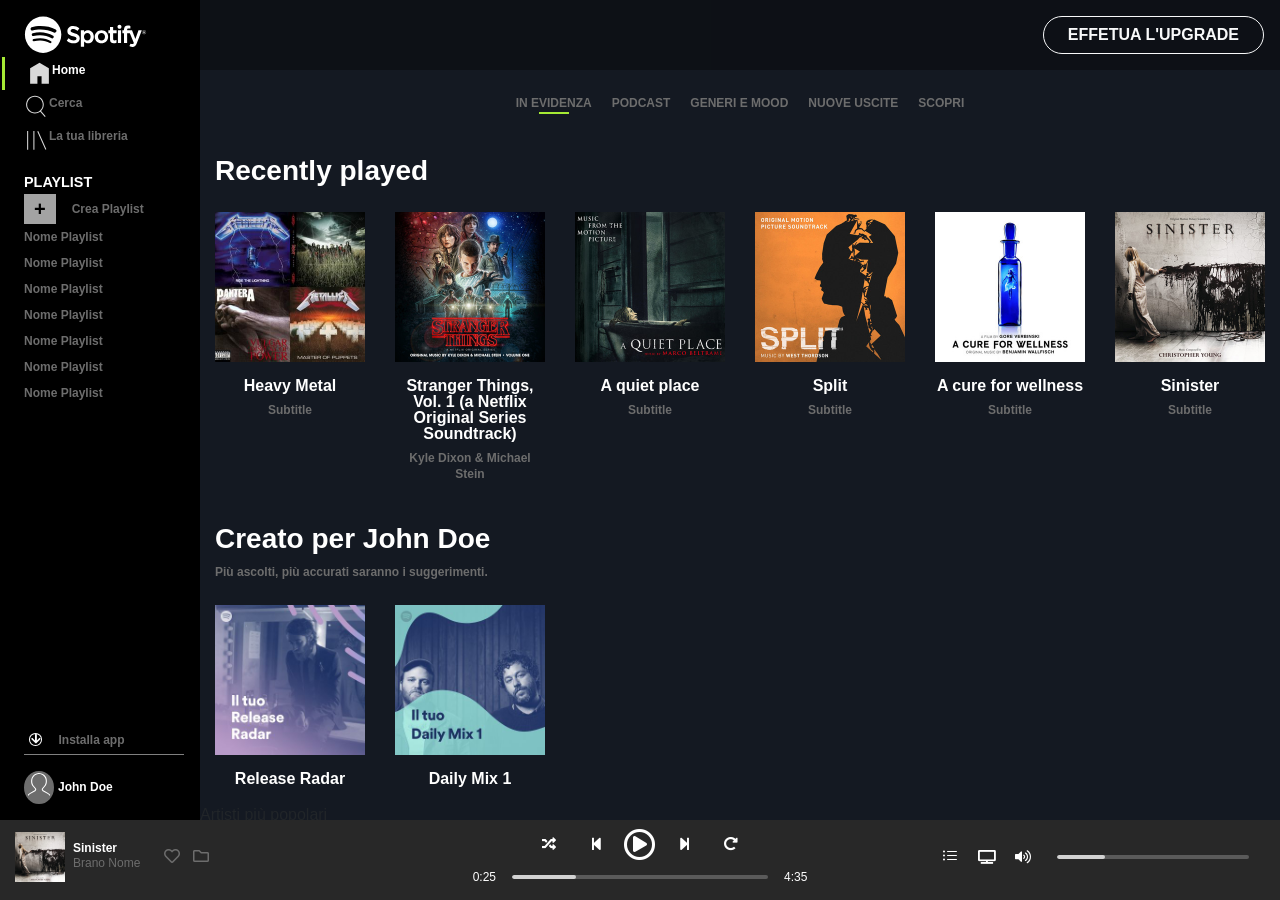
<file: index.html>
<!DOCTYPE html>
<html lang="en">
<head>
    <meta charset="UTF-8">
    <meta http-equiv="X-UA-Compatible" content="IE=edge">
    <meta name="viewport" content="width=device-width, initial-scale=1.0">
    <title>Spotify-web</title>

    <!-- BOOTSTRAP CSS -->
    <link rel="stylesheet" href="https://cdn.jsdelivr.net/npm/bootstrap@4.6.0/dist/css/bootstrap.min.css"
        integrity="sha384-B0vP5xmATw1+K9KRQjQERJvTumQW0nPEzvF6L/Z6nronJ3oUOFUFpCjEUQouq2+l" crossorigin="anonymous">
    <!-- icone bootstrap -->
    <link rel="stylesheet" href="https://cdn.jsdelivr.net/npm/bootstrap-icons@1.4.1/font/bootstrap-icons.css">
    <!-- FONT AWESOM CSS -->
    <link rel="stylesheet" href="https://use.fontawesome.com/releases/v5.1.1/css/all.css" integrity="sha384-O8whS3fhG2OnA5Kas0Y9l3cfpmYjapjI0E4theH4iuMD+pLhbf6JI0jIMfYcK3yZ" crossorigin="anonymous">
    <!-- STYLE CSS -->
    <link rel="stylesheet" href="./assets/css/style.css">
</head>
<body >
  
<!-- Site-main -->
<main id="site_main" class="d-flex">

    <!-- barra superiore fixed -->
    <div class="top_bar d-flex justify-content-end p-3">       
     <a href="#" class="btn btn-outline-light rounded-pill text-uppercase px-4 ">
         effetua l'upgrade
     </a>   
    </div>

    <!-- sidebar -->
    <section class="sidebar d-flex flex-column pt-3 pl-4">
        <!-- sidebar logo -->
        <div class="logo">
            <img src="./assets/img/logo.svg" alt="logo spotify">
            <img src="./assets/img/logo-small.svg" alt="logo_small">
        </div>

        <!-- sidebar main -->
        <div class="nav_main pt-1">
            <ul class="unstile font-weight-bold px-0 text_small">
                <li class="active" >
                    <img src="./assets/img/home.svg" alt="casetta tasto home">
                    <a class="text-white" href="#">Home</a>
                </li>
                <li>
                    <img src="./assets/img/search.svg" alt="casetta tasto home">
                    <a href="#">Cerca</a>
                </li>
                <li>
                    <img src="./assets/img/libreria.svg" alt="casetta tasto home">
                    <a href="#">La tua libreria</a>
                </li>
            </ul>
        </div>

        <!-- sidebar playlist -->
        <div class="playlist text_grey font-weight-bold text_small">
            <span class="text-white text-uppercase font-weight-bold">playlist</span>
            <a class=" add d-flex align-items-center" href="#"> Crea Playlist</a>

            <ul class="unstile px-0">
                <li><a href="#">Nome Playlist</a></li>
                <li><a href="#">Nome Playlist</a></li>
                <li><a href="#">Nome Playlist</a></li>
                <li><a href="#">Nome Playlist</a></li>
                <li><a href="#">Nome Playlist</a></li>
                <li><a href="#">Nome Playlist</a></li>
                <li><a href="#">Nome Playlist</a></li>
            </ul>
        </div>

        <!-- sidebar user profile -->
        <div class="personal text_grey  text_small font-weight-bold d-flex flex-column pr-3 mt-auto">
            <div class="install d-flex align-items-center">
                <i class="fas fa-arrow-down fa-xs fa-fw mr-3"></i>
                <a  href="#">Installa app</a>
            </div>
           <div class="profile py-3 ">
                <img src="./assets/img/profile.svg" alt="avatar profilo utente">
                <a class="text-white font-weight-bold" href="#">John Doe</a>
           </div>

        </div>
    
    </section>
    
    <section class="content bg_mainblue">

    <!-- navbar -->
    <div class="nav d-flex justify-content-center pt-4">
        <ul class="list-unstyled d-flex flex-wrap text-uppercase text_xs font-weight-bold">
            <li class="d-flex flex-column align-items-center"><a href="#">in evidenza</a></li>
            <li><a href="#">podcast</a></li>
            <li><a href="#">generi e mood</a></li>
            <li><a href="#">nuove uscite</a></li>
            <li><a href="#">scopri</a></li>

        </ul>
    </div>

    <!-- sezione recently played -->
    <section id="recently " class="mt-4">
        <div class="container-fluid">
            <h3 class="text-white font-weight-bold">Recently played</h3>
            <div class="row albums row-cols-1 row-cols-sm-2 row-cols-md-4 row-cols-lg-6 mt-4  ">
               
                <div class="col album d-flex flex-column align-items-center ">
                    <div class="copertina_album ">
                        <div class="overlay text-white d-flex justify-content-center align-items-center">
                        <i class="far fa-play-circle fa-2x fa-fw"></i>
                        </div>
                        <img src="./assets/img/metal_lifting.jpg" class="img-fluid" alt="album metal">
                    </div>
                    <div class="album_text font-weight-bold text-center d-flex flex-column my-3">
                        <!-- id per esercizio JavaScript -->
                        <span id="change_title" class="album_title text-white">Heavy Metal</span>
                        <span class="text_grey text_xs mt-2">Subtitle
                        </span>
                    </div>
                </div>
                <div class="col album d-flex flex-column align-items-center ">
                    <div class="copertina_album ">
                        <div class="overlay text-white d-flex justify-content-center align-items-center">
                            <i class="far fa-play-circle fa-2x fa-fw"></i>
                        </div>
                        <img src="./assets/img/stranger.jpeg" class="img-fluid" alt="album stranger things soundtrack">
                    </div>
                    <div class="album_text font-weight-bold text-center d-flex flex-column my-3">
                        <span class="album_title text-white">Stranger Things, Vol. 1 (a Netflix Original Series Soundtrack)</span>
                        <span class="text_grey text_xs mt-2">Kyle Dixon & Michael Stein
                        </span>
                    </div>
                </div>
                <div class="col album d-flex flex-column align-items-center ">
                    <div class="copertina_album ">
                        <div class="overlay text-white d-flex justify-content-center align-items-center">
                            <i class="far fa-play-circle fa-2x fa-fw"></i>
                        </div>
                        <img src="./assets/img/aquietplace.jpeg" class="img-fluid" alt="album a quiet place">
                    </div>
                    <div class="album_text font-weight-bold text-center d-flex flex-column my-3">
                        <span class="album_title text-white">A quiet place</span>
                        <span class="text_grey text_xs mt-2">Subtitle
                        </span>
                    </div>
                </div>
                <div class="col album d-flex flex-column align-items-center ">
                    <div class="copertina_album ">
                        <div class="overlay text-white d-flex justify-content-center align-items-center">
                            <i class="far fa-play-circle fa-2x fa-fw"></i>
                        </div>
                        <img src="./assets/img/split.jpeg" class="img-fluid" alt="album split by western thordson">
                    </div>
                    <div class="album_text font-weight-bold text-center d-flex flex-column my-3">
                        <span class="album_title text-white">Split</span>
                        <span class="text_grey text_xs mt-2">Subtitle
                        </span>
                    </div>
                </div>
                <div class="col album d-flex flex-column align-items-center ">
                    <div class="copertina_album ">
                        <div class="overlay text-white d-flex justify-content-center align-items-center">
                            <i class="far fa-play-circle fa-2x fa-fw"></i>
                        </div>
                        <img src="./assets/img/cure.jpeg" class="img-fluid" alt="album cure for wellnes sfondo bianco con bottiglia blu">
                    </div>
                    <div class="album_text font-weight-bold text-center d-flex flex-column my-3">
                        <span class="album_title text-white">A cure for wellness</span>
                        <span class="text_grey text_xs mt-2">Subtitle
                        </span>
                    </div>
                </div>
                <div class="col album d-flex flex-column align-items-center ">
                    <div class="copertina_album ">
                        <div class="overlay text-white d-flex justify-content-center align-items-center">
                            <i class="far fa-play-circle fa-2x fa-fw"></i>
                        </div>
                        <img src="./assets/img/sinister.jpeg" class="img-fluid" alt="album sinister di christopher young-horror scene">
                    </div>
                    <div class="album_text font-weight-bold text-center d-flex flex-column my-3">
                        <span class="album_title text-white">Sinister</span>
                        <span class="text_grey text_xs mt-2">Subtitle
                        </span>
                    </div>
                </div>

            </div>
        </div>
    </section>

    <!-- sezione creato per John Doe -->
    <section id="created_for" class="mt-4">
        <div class="container-fluid">
            <h3 class="text-white font-weight-bold">Creato per John Doe</h3>
            <p class="text_grey text_xs font-weight-bold">
                Più ascolti, più accurati saranno i suggerimenti.
            </p>
            <div class="row albums row-cols-1 row-cols-sm-2 row-cols-md-4 row-cols-lg-6 mt-4">
                <div class="col album d-flex flex-column align-items-center ">
                    <div class="copertina_album ">
                        <div class="overlay text-white d-flex justify-content-center align-items-center">
                            <i class="far fa-play-circle fa-2x fa-fw"></i>
                        </div>
                        <img src="./assets/img/radar.jpeg" class="img-fluid" alt="copertina con uomo seduto su un bancone di un camerino">
                    </div>
                    <div class="album_text font-weight-bold text-center d-flex flex-column my-3">
                        <span class="album_title text-white">Release Radar</span>
                    </div>
                </div>
                <div class="col album d-flex flex-column align-items-center ">
                    <div class="copertina_album ">
                        <div class="overlay text-white d-flex justify-content-center align-items-center">
                            <i class="far fa-play-circle fa-2x fa-fw"></i>
                        </div>
                        <img src="./assets/img/mixdaily.jpeg" class="img-fluid"
                            alt="copertina con due persone e una grafica a onde verde">
                    </div>
                    <div class="album_text font-weight-bold text-center d-flex flex-column my-3">
                        <span class="album_title text-white">Daily Mix 1</span>
                    </div>
                </div>
            </div>
        </div>
    </section>

    <!-- sezione artisti popolari -->
    <section id="Popular">
        <div class="container-fluid>
            <h3 class="text-white font-weight-bold">Artisti più popolari</h3>
            <p class="text_grey text_xs font-weight-bold">
                Più ascolti, più accurati saranno i suggerimenti.
            </p>
            
            <div class="row albums row-cols-1 row-cols-sm-2 row-cols-md-4 row-cols-lg-6 mt-4  ">
                <div class="col album d-flex flex-column align-items-center ">
                    <div class="copertina_album ">
                        <div class="overlay text-white d-flex justify-content-center align-items-center rounded-circle">
                            <i class="far fa-play-circle fa-2x fa-fw"></i>
                        </div>
                        <img src="./assets/img/youg.jpeg" class="img-fluid rounded-circle"
                            alt="copertina con motivi geometrici Lana del Ray">
                    </div>
                    <div class="album_text font-weight-bold text-center d-flex flex-column my-3">
                        <span class="album_title text-white">Young & Beautiful</span>
                    </div>
                </div>
                <div class="col album d-flex flex-column align-items-center ">
                    <div class="copertina_album ">
                        <div class="overlay text-white d-flex justify-content-center align-items-center rounded-circle">
                            <i class="far fa-play-circle fa-2x fa-fw"></i>
                        </div>
                        <img src="./assets/img/einaudi.jpeg" class="img-fluid rounded-circle"
                            alt="copertina album einaudi">
                    </div>
                    <div class="album_text font-weight-bold text-center d-flex flex-column my-3">
                        <span class="album_title text-white">Einaudi</span>
                    </div>
                </div>
            </div>
        </div>
    </section>
    </section>
</main>

<!-- /Site-main -->

<!-- Site-footer -->
<footer class="bg_darkgrey">
    <div class="container-fluid h-100 ">
        <div class="row d-flex align-items-center py-2">

            <!-- sezione album in riproduzione -->
            <div class="col-lg-3 col-4">
                <div class="played d-flex align-items-center">
                    <div class="song_played d-flex">
                        <img src="./assets/img/sinister.jpeg" alt="copertina album sinister">
                        <div class="detail d-flex flex-column justify-content-center text_xs ml-2">
                            <span class="text-white font-weight-bold">Sinister</span>
                            <a class="text_grey" href="#">Brano Nome</a>
                        </div>
                    </div>
                    <div class="preferenze ml-4 text-center">
                        <a class="text_grey" href="#"><i class="far fa-heart"></i></a>
                        <a class="text_grey" href="#"><i class="far fa-folder ml-2"></i></a>
                    </div>
                </div>
            </div>

            <!-- sezione player -->
            <div class="col-lg-6 col-4">
                <div class="player d-flex flex-column align-items-center">
                    <div class="commands d-flex justify-content-center align-items-center w-100 text-white">
                        <i class="fas fa-random fa-sm fa-fw "></i>
                        <i class="fas fa-step-backward fa-sm fa-fw"></i>
                        <i class="far fa-play-circle fa-2x fa-fw"></i>
                        <i class="fas fa-step-forward fa-sm fa-fw"></i>
                        <i class="fas fa-redo-alt fa-sm fa-fw"></i>
                    </div>
                    <div class="barra_durata text-white text_xs d-flex align-items-center mt-2">
                        <span>0:25</span>
                        <div class="time_line position-relative">
                            <div class="circle-progress">
                                <i class="fas fa-dot-circle fa-sm fa-fw"></i>
                            </div>
                            <div class="progress mx-3" style="height: 4px;">
                                <div class="progress-bar bg_grey" role="progressbar" aria-valuenow="75" aria-valuemin="0" aria-valuemax="100">
                                </div>
                            </div>
                        </div>
                        <span>4:35</span>
                    </div>
                </div>
            </div>

            <!-- sezione comandi e volume -->
            <div class="col-lg-3 col-4">
                <div class="controls text-white d-flex align-items-center justify-content-end ">
                    <i class="bi bi-list-ul  "></i>
                    <i class="fas fa-tv fa-sm fa-fw"></i>
                    <i class="fas fa-volume-up fa-sm fa-fw"></i>
                    <div class="time_line position-relative">
                        <div class="circle-progress">
                         <i class="fas fa-dot-circle fa-sm fa-fw"></i>
                        </div>
                        <div class="progress mx-3" style="height: 4px;">
                            <div class="progress-bar bg_grey" role="progressbar" aria-valuenow="75" aria-valuemin="0" aria-valuemax="100">
                            </div>
                        </div>
                    </div>
                </div>
            </div>
        </div>
      
      
    </div>
</footer>
<!-- /Site-footer -->

</body>
</html>
</file>
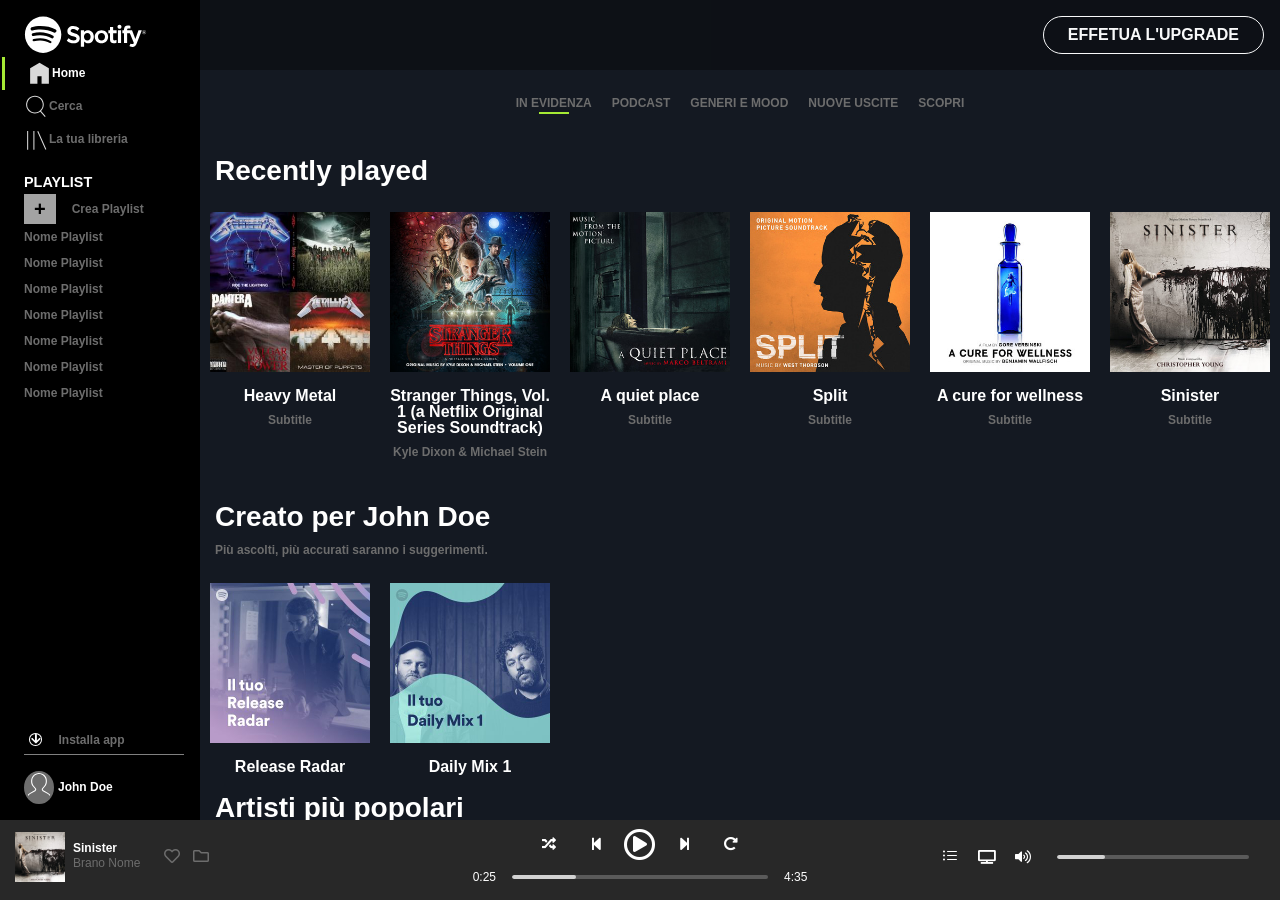
<file: Bonus/index.html>
<!DOCTYPE html>
<html lang="en">
<head>
    <meta charset="UTF-8">
    <meta http-equiv="X-UA-Compatible" content="IE=edge">
    <meta name="viewport" content="width=device-width, initial-scale=1.0">
    <title>Spotify-web</title>

    <!-- BOOTSTRAP CSS -->
    <link rel="stylesheet" href="https://cdn.jsdelivr.net/npm/bootstrap@4.6.0/dist/css/bootstrap.min.css"
        integrity="sha384-B0vP5xmATw1+K9KRQjQERJvTumQW0nPEzvF6L/Z6nronJ3oUOFUFpCjEUQouq2+l" crossorigin="anonymous">
    <!-- icone bootstrap -->
    <link rel="stylesheet" href="https://cdn.jsdelivr.net/npm/bootstrap-icons@1.4.1/font/bootstrap-icons.css">
    <!-- FONT AWESOM CSS -->
    <link rel="stylesheet" href="https://use.fontawesome.com/releases/v5.1.1/css/all.css" integrity="sha384-O8whS3fhG2OnA5Kas0Y9l3cfpmYjapjI0E4theH4iuMD+pLhbf6JI0jIMfYcK3yZ" crossorigin="anonymous">
    <!-- STYLE CSS -->
    <link rel="stylesheet" href="./assets/css/style.css">
</head>
<body >
  
<!-- Site-main -->
<main id="site_main" class="d-flex">

    <!-- barra superiore fixed -->
    <div class="top_bar d-flex justify-content-end p-3">       
     <a href="#" class="btn btn-outline-light rounded-pill text-uppercase px-4 ">
         effetua l'upgrade
     </a>   
    </div>

    <!-- sidebar -->
    <section class="sidebar d-flex flex-column pt-3 pl-4">
        <!-- sidebar logo -->
        <div class="logo">
            <img src="./assets/img/logo.svg" alt="logo spotify">
            <img src="./assets/img/logo-small.svg" alt="logo_small">
        </div>

        <!-- sidebar main -->
        <div class="nav_main pt-1">
            <ul class="unstile font-weight-bold px-0 text_small">
                <li class="active" >
                    <img src="./assets/img/home.svg" alt="casetta tasto home">
                    <a href="#">Home</a>
                </li>
                <li>
                    <img src="./assets/img/search.svg" alt="casetta tasto home">
                    <a href="#">Cerca</a>
                </li>
                <li>
                    <img src="./assets/img/libreria.svg" alt="casetta tasto home">
                    <a href="#">La tua libreria</a>
                </li>
            </ul>
        </div>

        <!-- sidebar playlist -->
        <div class="playlist text_grey font-weight-bold text_small">
            <span class="text-white text-uppercase font-weight-bold">playlist</span>
            <a class=" add d-flex align-items-center" href="#"> Crea Playlist</a>

            <ul class="unstile px-0">
                <li><a href="#">Nome Playlist</a></li>
                <li><a href="#">Nome Playlist</a></li>
                <li><a href="#">Nome Playlist</a></li>
                <li><a href="#">Nome Playlist</a></li>
                <li><a href="#">Nome Playlist</a></li>
                <li><a href="#">Nome Playlist</a></li>
                <li><a href="#">Nome Playlist</a></li>
            </ul>
        </div>

        <!-- sidebar user profile -->
        <div class="personal text_grey  text_small font-weight-bold d-flex flex-column pr-3 mt-auto">
            <div class="install d-flex align-items-center">
                <i class="fas fa-arrow-down fa-xs fa-fw mr-3"></i>
                <a  href="#">Installa app</a>
            </div>
           <div class="profile py-3 ">
                <img src="./assets/img/profile.svg" alt="avatar profilo utente">
                <a class="text-white font-weight-bold" href="#">John Doe</a>
           </div>

        </div>
    
    </section>
    
    <section class="content bg_mainblue">

    <!-- navbar -->
    <div class="nav d-flex justify-content-center pt-4">
        <ul class="list-unstyled d-flex flex-wrap text-uppercase text_xs font-weight-bold">
            <li class="d-flex flex-column align-items-center"><a href="#">in evidenza</a></li>
            <li><a href="#">podcast</a></li>
            <li><a href="#">generi e mood</a></li>
            <li><a href="#">nuove uscite</a></li>
            <li><a href="#">scopri</a></li>

        </ul>
    </div>

    <!-- sezione recently played -->
    <section id="recently " class="mt-4">
        <div class="container-fluid">
            <h3 class="text-white font-weight-bold">Recently played</h3>
            <div class="row albums row-cols-2 row-cols-md-4 row-cols-lg-6 mt-4  ">
               
                <div class="col album d-flex flex-column align-items-center ">
                    <div class="copertina_album ">
                        <div class="overlay text-white d-flex justify-content-center align-items-center">
                        <i class="far fa-play-circle fa-2x fa-fw"></i>
                        </div>
                        <img src="./assets/img/metal_lifting.jpg" class="img-fluid" alt="album metal">
                    </div>
                    <div class="album_text font-weight-bold text-center d-flex flex-column my-3">
                        <span class="album_title text-white">Heavy Metal</span>
                        <span class="text_grey text_xs mt-2">Subtitle
                        </span>
                    </div>
                </div>
                <div class="col album d-flex flex-column align-items-center ">
                    <div class="copertina_album ">
                        <div class="overlay text-white d-flex justify-content-center align-items-center">
                            <i class="far fa-play-circle fa-2x fa-fw"></i>
                        </div>
                        <img src="./assets/img/stranger.jpeg" class="img-fluid" alt="album stranger things soundtrack">
                    </div>
                    <div class="album_text font-weight-bold text-center d-flex flex-column my-3">
                        <span class="album_title text-white">Stranger Things, Vol. 1 (a Netflix Original Series Soundtrack)</span>
                        <span class="text_grey text_xs mt-2">Kyle Dixon & Michael Stein
                        </span>
                    </div>
                </div>
                <div class="col album d-flex flex-column align-items-center ">
                    <div class="copertina_album ">
                        <div class="overlay text-white d-flex justify-content-center align-items-center">
                            <i class="far fa-play-circle fa-2x fa-fw"></i>
                        </div>
                        <img src="./assets/img/aquietplace.jpeg" class="img-fluid" alt="album a quiet place">
                    </div>
                    <div class="album_text font-weight-bold text-center d-flex flex-column my-3">
                        <span class="album_title text-white">A quiet place</span>
                        <span class="text_grey text_xs mt-2">Subtitle
                        </span>
                    </div>
                </div>
                <div class="col album d-flex flex-column align-items-center ">
                    <div class="copertina_album ">
                        <div class="overlay text-white d-flex justify-content-center align-items-center">
                            <i class="far fa-play-circle fa-2x fa-fw"></i>
                        </div>
                        <img src="./assets/img/split.jpeg" class="img-fluid" alt="album split by western thordson">
                    </div>
                    <div class="album_text font-weight-bold text-center d-flex flex-column my-3">
                        <span class="album_title text-white">Split</span>
                        <span class="text_grey text_xs mt-2">Subtitle
                        </span>
                    </div>
                </div>
                <div class="col album d-flex flex-column align-items-center ">
                    <div class="copertina_album ">
                        <div class="overlay text-white d-flex justify-content-center align-items-center">
                            <i class="far fa-play-circle fa-2x fa-fw"></i>
                        </div>
                        <img src="./assets/img/cure.jpeg" class="img-fluid" alt="album cure for wellnes sfondo bianco con bottiglia blu">
                    </div>
                    <div class="album_text font-weight-bold text-center d-flex flex-column my-3">
                        <span class="album_title text-white">A cure for wellness</span>
                        <span class="text_grey text_xs mt-2">Subtitle
                        </span>
                    </div>
                </div>
                <div class="col album d-flex flex-column align-items-center ">
                    <div class="copertina_album ">
                        <div class="overlay text-white d-flex justify-content-center align-items-center">
                            <i class="far fa-play-circle fa-2x fa-fw"></i>
                        </div>
                        <img src="./assets/img/sinister.jpeg" class="img-fluid" alt="album sinister di christopher young-horror scene">
                    </div>
                    <div class="album_text font-weight-bold text-center d-flex flex-column my-3">
                        <span class="album_title text-white">Sinister</span>
                        <span class="text_grey text_xs mt-2">Subtitle
                        </span>
                    </div>
                </div>

            </div>
        </div>
    </section>

    <!-- sezione creato per John Doe -->
    <section id="created_for" class="mt-4">
        <div class="container-fluid">
            <h3 class="text-white font-weight-bold">Creato per John Doe</h3>
            <p class="text_grey text_xs font-weight-bold">
                Più ascolti, più accurati saranno i suggerimenti.
            </p>
            <div class="row albums row-cols-2 row-cols-md-4 row-cols-lg-6 mt-4">
                <div class="col album d-flex flex-column align-items-center ">
                    <div class="copertina_album ">
                        <div class="overlay text-white d-flex justify-content-center align-items-center">
                            <i class="far fa-play-circle fa-2x fa-fw"></i>
                        </div>
                        <img src="./assets/img/radar.jpeg" class="img-fluid" alt="copertina con uomo seduto su un bancone di un camerino">
                    </div>
                    <div class="album_text font-weight-bold text-center d-flex flex-column my-3">
                        <span class="album_title text-white">Release Radar</span>
                    </div>
                </div>
                <div class="col album d-flex flex-column align-items-center ">
                    <div class="copertina_album ">
                        <div class="overlay text-white d-flex justify-content-center align-items-center">
                            <i class="far fa-play-circle fa-2x fa-fw"></i>
                        </div>
                        <img src="./assets/img/mixdaily.jpeg" class="img-fluid"
                            alt="copertina con due persone e una grafica a onde verde">
                    </div>
                    <div class="album_text font-weight-bold text-center d-flex flex-column my-3">
                        <span class="album_title text-white">Daily Mix 1</span>
                    </div>
                </div>
            </div>
        </div>
    </section>

    <!-- sezione artisti popolari -->
    <section id="Popular">
        <div class="container-fluid">
            <h3 class="text-white font-weight-bold">Artisti più popolari</h3>
            <p class="text_grey text_xs font-weight-bold">
                Più ascolti, più accurati saranno i suggerimenti.
            </p>
            
            <div class="row albums row-cols-2 row-cols-md-4 row-cols-lg-6 mt-4  ">
                <div class="col album d-flex flex-column align-items-center ">
                    <div class="copertina_album ">
                        <div class="overlay text-white d-flex justify-content-center align-items-center rounded-circle">
                            <i class="far fa-play-circle fa-2x fa-fw"></i>
                        </div>
                        <img src="./assets/img/youg.jpeg" class="img-fluid rounded-circle"
                            alt="copertina con motivi geometrici Lana del Ray">
                    </div>
                    <div class="album_text font-weight-bold text-center d-flex flex-column my-3">
                        <span class="album_title text-white">Young & Beautiful</span>
                    </div>
                </div>
                <div class="col album d-flex flex-column align-items-center ">
                    <div class="copertina_album ">
                        <div class="overlay text-white d-flex justify-content-center align-items-center rounded-circle">
                            <i class="far fa-play-circle fa-2x fa-fw"></i>
                        </div>
                        <img src="./assets/img/einaudi.jpeg" class="img-fluid rounded-circle"
                            alt="copertina album einaudi">
                    </div>
                    <div class="album_text font-weight-bold text-center d-flex flex-column my-3">
                        <span class="album_title text-white">Einaudi</span>
                    </div>
                </div>
            </div>
        </div>
    </section>
    </section>
</main>

<!-- /Site-main -->

<!-- Site-footer -->
<footer class="bg_darkgrey">
    <div class="container-fluid h-100 ">
        <div class="row d-flex align-items-center py-2">

            <!-- sezione album in riproduzione -->
            <div class="col-lg-3 col-4">
                <div class="played d-flex align-items-center">
                    <div class="song_played d-flex">
                        <img src="./assets/img/sinister.jpeg" alt="copertina album sinister">
                        <div class="detail d-flex flex-column justify-content-center text_xs ml-2">
                            <span class="text-white font-weight-bold">Sinister</span>
                            <a class="text_grey" href="#">Brano Nome</a>
                        </div>
                    </div>
                    <div class="preferenze ml-4 text-center">
                        <a class="text_grey" href="#"><i class="far fa-heart"></i></a>
                        <a class="text_grey" href="#"><i class="far fa-folder ml-2"></i></a>
                    </div>
                </div>
            </div>

            <!-- sezione player -->
            <div class="col-lg-6 col-4">
                <div class="player d-flex flex-column align-items-center">
                    <div class="commands d-flex justify-content-center align-items-center w-100 text-white">
                        <i class="fas fa-random fa-sm fa-fw "></i>
                        <i class="fas fa-step-backward fa-sm fa-fw"></i>
                        <i class="far fa-play-circle fa-2x fa-fw"></i>
                        <i class="fas fa-step-forward fa-sm fa-fw"></i>
                        <i class="fas fa-redo-alt fa-sm fa-fw"></i>
                    </div>
                    <div class="barra_durata text-white text_xs d-flex align-items-center mt-2">
                        <span>0:25</span>
                        <div class="time_line position-relative">
                            <div class="circle-progress">
                                <i class="fas fa-dot-circle fa-sm fa-fw"></i>
                            </div>
                            <div class="progress mx-3" style="height: 4px;">
                                <div class="progress-bar bg_grey" role="progressbar" aria-valuenow="75" aria-valuemin="0" aria-valuemax="100">
                                </div>
                            </div>
                        </div>
                        <span>4:35</span>
                    </div>
                </div>
            </div>

            <!-- sezione comandi e volume -->
            <div class="col-lg-3 col-4">
                <div class="controls text-white d-flex align-items-center justify-content-end ">
                    <i class="bi bi-list-ul  "></i>
                    <i class="fas fa-tv fa-sm fa-fw"></i>
                    <i class="fas fa-volume-up fa-sm fa-fw"></i>
                <div class="time_line position-relative">
                    <div class="circle-progress">
                        <i class="fas fa-dot-circle fa-sm fa-fw"></i>
                    </div>
                    <div class="progress mx-3" style="height: 4px;">
                        <div class="progress-bar bg_grey" role="progressbar" aria-valuenow="75" aria-valuemin="0" aria-valuemax="100">
                        </div>
                    </div>
                </div>
                </div>
            </div>
        </div>
      
      
    </div>
</footer>
<!-- /Site-footer -->


</body>
</html>
</file>
<file: assets/css/style.css>
/******
Common Rules
*******/
body {
  height: 100vh;
}

.circle-progress {
  position: absolute;
  left: 23%;
  bottom: -10px;
  font-size: 1rem;
  visibility: hidden;
}
.controls .circle-progress {
  left: 20%;
}
.time_line:hover .progress-bar {
  background-color: rgb(130, 206, 7);
  cursor: pointer;
}
.time_line:hover .circle-progress {
  visibility: visible;
}

/* colori */

.bg_mainblue {
  background-color: #141922;
}
.bg_darkgrey {
  background-color: #282828;
}
.bg_darkgrey2 {
  background-color: #5a5a5a;
}
.bg_grey {
  background-color: #d2d2d2;
}
.text_grey {
  color: #6d6d6d;
}
.grey {
  color: #d2d2d2;
}
.dark_grey {
  color: #a3a3a3;
}
.green {
  color: #a5ea34;
}

.unstile {
  list-style: none;
}

/* testi */
.text_small {
  font-size: 0.9rem;
}
.text_xs {
  font-size: 0.75rem;
}

/*******************
MAIN
********************/

#site_main {
  height: calc(100% - 80px);
  width: 100%;
  position: relative;
}

/* barra fissa in alto */

.top_bar {
  position: fixed;
  top: 0;
  right: 0;
  width: calc(100% - 200px);
  background: rgba(0, 0, 0, 0.342);
  z-index: 1;
}

.top_bar .btn {
  font-size: 1rem;
  font-weight: 600;
}

.top_bar .btn:hover {
  transform: scale(1.15);
}
.top_bar .btn-outline-light:hover {
  color: white;
  background-color: transparent;
}

.btn-outline-light:not(:disabled):not(.disabled):active {
  transform: translate(0px, 0.25rem);
}

.btn:focus {
  box-shadow: none;
}
.btn-outline-light:focus {
  box-shadow: none;
}

/* barra di navigazione laterale */

.sidebar {
  height: 100%;
  width: 200px;
  background: black;
  overflow-y: auto;
}

.sidebar .logo img {
  max-width: 70%;
  height: auto;
}
.logo [alt*="logo_small"] {
  display: none;
}

.sidebar .nav_main li,
.sidebar .playlist li {
  display: flex;
  padding: 0.25rem 0;
}
.sidebar .nav_main li a,
.sidebar .playlist li a,
.sidebar .playlist a,
.sidebar .personal a {
  text-decoration: none;
  color: #6d6d6d;
  font-size: 0.75rem;
}
.sidebar .nav_main li:hover a,
.sidebar .playlist li:hover a,
.sidebar .playlist a:hover,
.sidebar .personal a:hover {
  color: white;
}
.sidebar .nav_main li.active {
  margin-left: -1.35rem;
  border-left: 3px solid #a5ea34;
  padding-left: 1.35rem;
}

.sidebar .nav_main li img {
  width: 25px;
  opacity: 0.85;
}

.add::before {
  content: "\002B";
  background-color: #a3a3a3;
  color: black;
  padding: 0 10px;
  font-size: 1.25rem;
  margin-right: 1rem;
}

.sidebar .playlist {
  height: 60%;
}
.sidebar .playlist ul.unstile {
  max-height: 75%;
  overflow-y: auto;
}

/* .sidebar .personal {
  overflow-y: hidden;
} */
.sidebar .personal .install {
  border-bottom: 1px solid grey;
  padding: 5px;
}
.sidebar .personal img {
  padding: 2px;
  height: auto;
  width: 30px;
  border-radius: 50%;
  background-color: #6d6d6d;
}

.install i {
  border: 1px solid white;
  border-radius: 50%;
  color: white;
}

/* main content */
section.content {
  height: 100%;
  padding-top: 70px;
  width: calc(100% - 200px);
  overflow-y: auto;
  overflow-x: hidden;
}

.content .list-unstyled a {
  color: #6d6d6d;
  padding: 0 10px;
}
.content .list-unstyled li:first-child::after {
  content: "";
  height: 2px;
  width: 30px;
  background-color: #a5ea34;
  display: block;
}
.content .list-unstyled a:hover {
  color: white;
  text-decoration: none;
}

/* sezione albums */

.copertina_album {
  position: relative;
}

.album_text {
  line-height: 1rem;
}

/* overlay con icona play */
.overlay {
  position: absolute;
  top: 0;
  left: 0;
  opacity: 0;
  height: 100%;
  width: 100%;
  background-color: rgba(0, 0, 0, 0.432);
  transition: opacity 0.5s;
}
.copertina_album .overlay .far {
  font-size: 3.5rem;
}

.copertina_album:hover .overlay {
  opacity: 1;
}

/* modifica scrollbar */
.content::-webkit-scrollbar {
  background-color: #f1f1f1;
}
.content::-webkit-scrollbar-thumb {
  background-color: #c1c1c1;
  border-radius: 10px;
  height: 70vh;
}

/*******************
FOOTER
********************/
footer {
  height: 80px;
}

.song_played img {
  width: 50px;
}
.detail a:hover {
  color: white;
}
.song_played .detail span {
  line-height: 0.75rem;
}
.preferenze a.text_grey:hover {
  color: white;
}

.player .commands .fas {
  margin: 0 15px;
}
.controls i {
  margin: 0 10px;
}

.progress {
  background-color: #5a5a5a;
}
.progress .progress-bar {
  border-radius: 5px;
  width: 25%;
  height: 100%;
}

.player .progress {
  min-width: 20vw;
}
.controls .progress {
  min-width: 15vw;
}

/* responsive */

@media screen and (max-width: 767.98px) {
  .controls i {
    margin: 0 2px;
  }
}

@media screen and (max-width: 575.98px) {
  .top_bar {
    width: calc(100% - 60px);
  }

  .sidebar {
    width: 60px;
    padding-left: 0.5rem !important;
  }
  .sidebar .logo img:first-child,
  .nav_main li a,
  .playlist,
  .personal a {
    display: none;
    border-bottom: hidden;
  }
  .logo [alt*="logo_small"] {
    display: block;
  }
  .sidebar .nav_main li.active,
  .sidebar .personal .install {
    border: none;
  }

  .install {
    justify-content: flex-end !important;
  }
  section.content {
    width: calc(100% - 60px);
  }

  /*************
  footer
  **************/

  .played .detail {
    opacity: 0;
  }
  .played .preferenze {
    display: none;
  }

  .player .commands .fas {
    margin: 0 5px;
  }

  .player .progress {
    margin: 0 0.5rem !important;
  }

  .controls .time_line {
    display: none;
  }
}
</file>
<file: Bonus/assets/css/style.css>
/* BONUS ANIMAZIONE bottone top_bar */

@keyframes bounce-in-left {
  0% {
    transform: translateX(-600px);
    animation-timing-function: ease-in;
    opacity: 0;
  }
  38% {
    transform: translateX(0);
    animation-timing-function: ease-out;
    opacity: 1;
  }
  55% {
    transform: translateX(-68px);
    animation-timing-function: ease-in;
  }
  72% {
    transform: translateX(0);
    animation-timing-function: ease-out;
  }
  81% {
    transform: translateX(-28px);
    animation-timing-function: ease-in;
  }
  90% {
    transform: translateX(0);
    animation-timing-function: ease-out;
  }
  95% {
    transform: translateX(-8px);
    animation-timing-function: ease-in;
  }
  100% {
    transform: translateX(0);
    animation-timing-function: ease-out;
  }
}

/******
Common Rules
*******/
body {
  height: 100vh;
}

.circle-progress {
  position: absolute;
  left: 23%;
  bottom: -10px;
  font-size: 1rem;
  visibility: hidden;
}
.controls .circle-progress {
  left: 20%;
}
.time_line:hover .progress-bar {
  background-color: rgb(130, 206, 7);
  cursor: pointer;
}
.time_line:hover .circle-progress {
  visibility: visible;
}

/* colori */

.bg_mainblue {
  background-color: #141922;
}
.bg_darkgrey {
  background-color: #282828;
}
.bg_darkgrey2 {
  background-color: #5a5a5a;
}
.bg_grey {
  background-color: #d2d2d2;
}
.text_grey {
  color: #6d6d6d;
}
.grey {
  color: #d2d2d2;
}
.dark_grey {
  color: #a3a3a3;
}
.green {
  color: #a5ea34;
}

.unstile {
  list-style: none;
}

/* testi */
.text_small {
  font-size: 0.9rem;
}
.text_xs {
  font-size: 0.75rem;
}

/*******************
MAIN
********************/

#site_main {
  height: calc(100% - 80px);
  width: 100%;
  position: relative;
}

/* barra fissa in alto */

.top_bar {
  position: fixed;
  top: 0;
  right: 0;
  width: calc(100% - 200px);
  background: rgba(0, 0, 0, 0.342);
  z-index: 1;
}

.top_bar .btn {
  font-size: 1rem;
  font-weight: 600;
  animation: bounce-in-left 1.1s;
}

.top_bar .btn:hover {
  transform: scale(1.15);
}
.top_bar .btn-outline-light:hover {
  color: white;
  background-color: transparent;
}

.btn-outline-light:not(:disabled):not(.disabled):active {
  transform: translate(0px, 0.25rem);
}

.btn:focus {
  box-shadow: none;
}
.btn-outline-light:focus {
  box-shadow: none;
}

/* barra di navigazione laterale */

.sidebar {
  height: 100%;
  width: 200px;
  background: black;
  overflow-y: hidden;
}

.sidebar .logo img {
  max-width: 70%;
  height: auto;
}
.logo [alt*="logo_small"] {
  display: none;
}

.sidebar .nav_main li,
.sidebar .playlist li {
  display: flex;
  align-items: center;
  padding: 0.25rem 0;
}
.sidebar .nav_main li a,
.sidebar .playlist li a,
.sidebar .playlist a,
.sidebar .personal a {
  text-decoration: none;
  color: #6d6d6d;
  font-size: 0.75rem;
}
.sidebar .nav_main li:hover a,
.sidebar .playlist li:hover a,
.sidebar .playlist a:hover,
.sidebar .personal a:hover {
  color: white;
}
.sidebar .nav_main li.active {
  margin-left: -1.35rem;
  border-left: 3px solid #a5ea34;
  padding-left: 1.35rem;
}
.sidebar .nav_main li.active a {
  color: white;
}
.sidebar .nav_main li img {
  width: 25px;
  opacity: 0.85;
}

.add::before {
  content: "\002B";
  background-color: #a3a3a3;
  color: black;
  padding: 0 10px;
  font-size: 1.25rem;
  margin-right: 1rem;
}

.sidebar .playlist {
  height: 60%;
}
.sidebar .playlist ul.unstile {
  max-height: 75%;
  overflow-y: auto;
}

.sidebar .personal {
  overflow-y: hidden;
}
.sidebar .personal .install {
  border-bottom: 1px solid grey;
  padding: 5px;
}
.sidebar .personal img {
  padding: 2px;
  height: auto;
  width: 30px;
  border-radius: 50%;
  background-color: #6d6d6d;
}

.install i {
  border: 1px solid white;
  border-radius: 50%;
  color: white;
}

/* main content */
section.content {
  height: 100%;
  padding-top: 70px;
  width: calc(100% - 200px);
  overflow-y: auto;
  overflow-x: hidden;
}

.content .list-unstyled a {
  color: #6d6d6d;
  padding: 0 10px;
}
.content .list-unstyled li:first-child::after {
  content: "";
  height: 2px;
  width: 30px;
  background-color: #a5ea34;
  display: block;
}
.content .list-unstyled a:hover {
  color: white;
  text-decoration: none;
}

/* sezione albums */

.album {
  padding: 0 10px;
}

.copertina_album {
  position: relative;
}

.album_text {
  line-height: 1rem;
}

/* overlay con icona play */
.overlay {
  position: absolute;
  top: 0;
  left: 0;
  opacity: 0;
  height: 100%;
  width: 100%;
  background-color: rgba(0, 0, 0, 0.432);
  transition: opacity 0.5s;
}
.copertina_album .overlay .far {
  font-size: 3.5rem;
}

.copertina_album:hover .overlay {
  opacity: 1;
}

/* modifica scrollbar */
.content::-webkit-scrollbar {
  background-color: #f1f1f1;
}
.content::-webkit-scrollbar-thumb {
  background-color: #c1c1c1;
  border-radius: 10px;
  height: 70vh;
}

/*******************
FOOTER
********************/
footer {
  height: 80px;
}

.song_played img {
  width: 50px;
}
.detail a:hover {
  color: white;
}
.song_played .detail span {
  line-height: 0.75rem;
}
.preferenze a.text_grey:hover {
  color: white;
}

.player .commands .fas {
  margin: 0 15px;
}
.controls i {
  margin: 0 10px;
}

.progress {
  background-color: #5a5a5a;
}
.progress .progress-bar {
  border-radius: 5px;
  width: 25%;
  height: 100%;
}

.player .progress {
  min-width: 20vw;
}
.controls .progress {
  min-width: 15vw;
}
/* responsive */

@media screen and (max-width: 767.98px) {
  .controls i {
    margin: 0 2px;
  }
}

@media screen and (max-width: 575.98px) {
  .top_bar {
    width: calc(100% - 60px);
  }

  .sidebar {
    width: 60px;
    padding-left: 0.5rem !important;
  }
  .sidebar .logo img:first-child,
  .nav_main li a,
  .playlist,
  .personal a {
    display: none;
    border-bottom: hidden;
  }
  .logo [alt*="logo_small"] {
    display: block;
  }
  .sidebar .nav_main li.active,
  .sidebar .personal .install {
    border: none;
  }

  .install {
    justify-content: flex-end !important;
  }
  section.content {
    width: calc(100% - 60px);
  }

  /*************
  footer
  **************/
  .played .preferenze {
    margin-left: 0 !important;
  }

  .player .commands .fas {
    margin: 0 5px;
  }

  .player .progress {
    margin: 0 0.5rem !important;
  }
}
</file>
